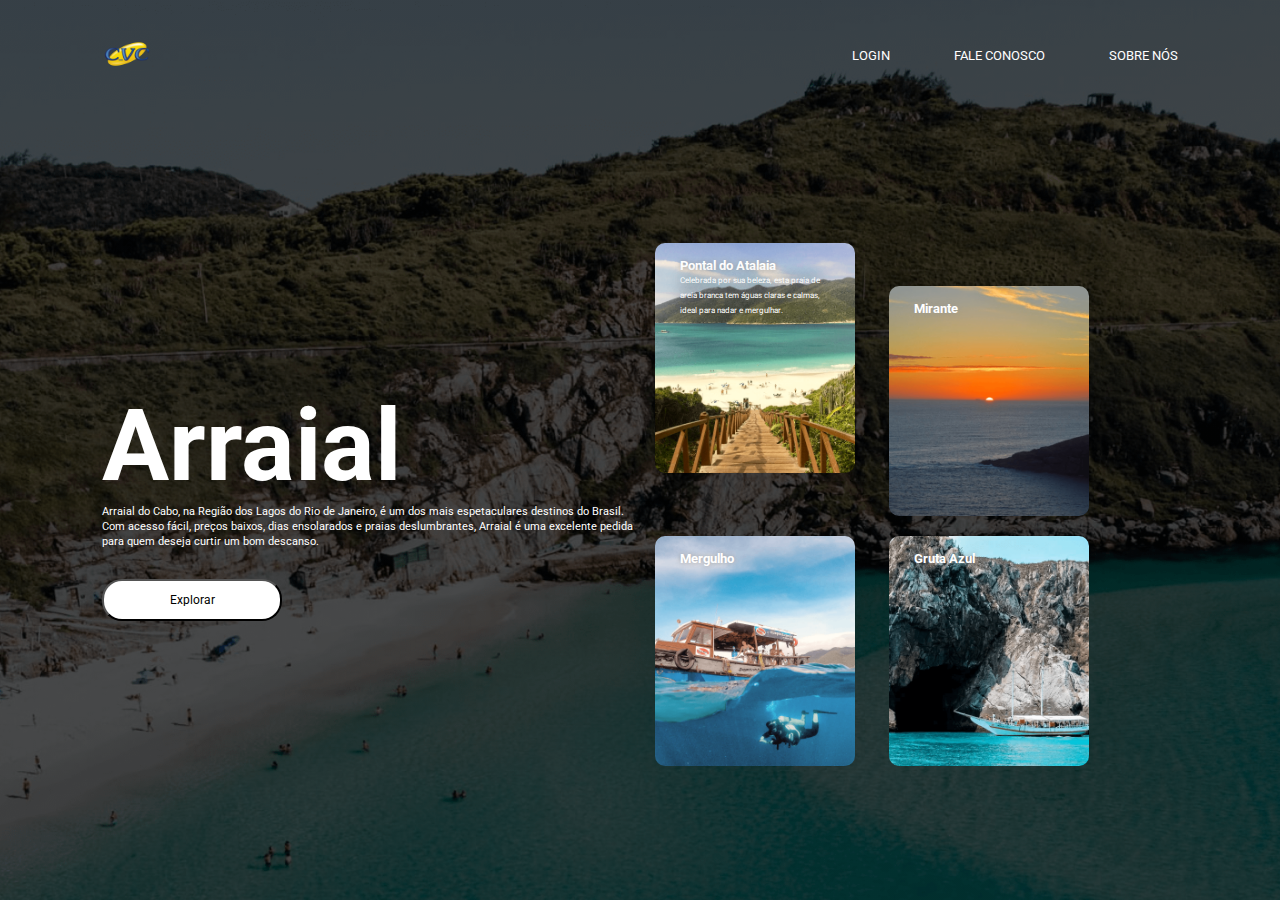
<file: index.html>
<!DOCTYPE html>
<html lang="pt-tb">
<head>
    <meta charset="UTF-8">
    <meta http-equiv="X-UA-Compatible" content="IE=edge">
    <meta name="viewport" content="width=device-width, initial-scale=1.0">
    <title>Avaliaçao </title>

    <link rel="stylesheet" href="style.css">

    <link href="https://fonts.googleapis.com/css2?family=Roboto&display=swap" rel="stylesheet">

</head>
<body>
    
    <div class="container">
        <div class="navbar">
            <img src="images/cvc.png" class="logo" alt="Logo">
            <nav>
                <ul>
                    <li><a href="login.html">LOGIN</a></li>
                    <li><a href="suporte.html">FALE CONOSCO</a></li>
                    <li><a href="sobrenos.html">SOBRE NÓS</a></li>
                </ul>
            </nav>
            
        </div>
    

        <div class="row">
            <div class="col">
                <h1>Arraial</h1>
                <p>Arraial do Cabo, na Região dos Lagos do Rio de Janeiro, é um dos mais espetaculares destinos do Brasil. Com acesso fácil, preços baixos, dias ensolarados e praias deslumbrantes, Arraial é uma excelente pedida para quem deseja curtir um bom descanso.</p>
                <button type="button">Explorar</button>
            </div>
            <div class="col">
                <div class="card card1">
                    <h5>Pontal do Atalaia</h5>
                    <p>Celebrada por sua beleza, esta praia de areia branca tem águas claras e calmas, ideal para nadar e mergulhar.</p>
                </div>
                <div class="card card2">
                    <h5>Mirante</h5>
                    <p></p>
                </div>
                <div class="card card3">
                    <h5>Mergulho</h5>
                    <p></p>
                </div>
                <div class="card card4">
                    <h5>Gruta Azul</h5>
                    <p></p>
                </div>
            </div>
        </div>

    </div>

</body>
</html>
</file>
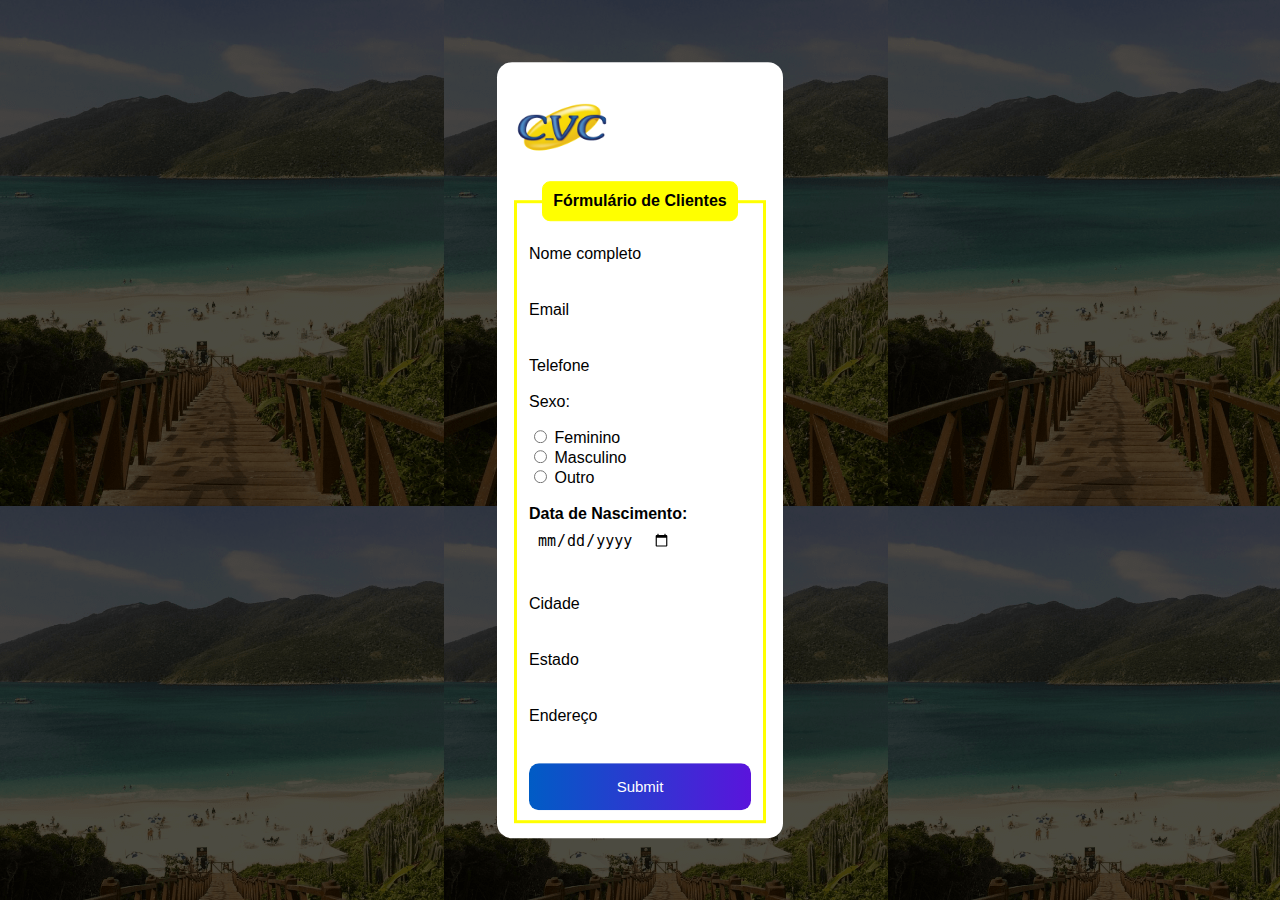
<file: cadstro.html>
<!DOCTYPE html>
<html lang="en">
<head>
    <meta charset="UTF-8">
    <meta http-equiv="X-UA-Compatible" content="IE=edge">
    <meta name="viewport" content="width=device-width, initial-scale=1.0">
    <link rel="stylesheet" href="cadastro.css">
    <title>Formulário</title>
  
</head>
<body>
    <div class="box">
        <a href="index.html">
            <img src="images/cvc.png" class="logo" alt="Logo" >
            </a>
        <form action="">
            <fieldset>
                <legend><b>Fórmulário de Clientes</b></legend>
                <br>
                <div class="inputBox">
                    <input type="text" name="nome" id="nome" class="inputUser" required>
                    <label for="nome" class="labelInput">Nome completo</label>
                </div>
                <br><br>
                <div class="inputBox">
                    <input type="text" name="email" id="email" class="inputUser" required>
                    <label for="email" class="labelInput">Email</label>
                </div>
                <br><br>
                <div class="inputBox">
                    <input type="tel" name="telefone" id="telefone" class="inputUser" required>
                    <label for="telefone" class="labelInput">Telefone</label>
                </div>
                <p>Sexo:</p>
                <input type="radio" id="feminino" name="genero" value="feminino" required>
                <label for="feminino">Feminino</label>
                <br>
                <input type="radio" id="masculino" name="genero" value="masculino" required>
                <label for="masculino">Masculino</label>
                <br>
                <input type="radio" id="outro" name="genero" value="outro" required>
                <label for="outro">Outro</label>
                <br><br>
                <label for="data_nascimento"><b>Data de Nascimento:</b></label>
                <input type="date" name="data_nascimento" id="data_nascimento" required>
                <br><br><br>
                <div class="inputBox">
                    <input type="text" name="cidade" id="cidade" class="inputUser" required>
                    <label for="cidade" class="labelInput">Cidade</label>
                </div>
                <br><br>
                <div class="inputBox">
                    <input type="text" name="estado" id="estado" class="inputUser" required>
                    <label for="estado" class="labelInput">Estado</label>
                </div>
                <br><br>
                <div class="inputBox">
                    <input type="text" name="endereco" id="endereco" class="inputUser" required>
                    <label for="endereco" class="labelInput">Endereço</label>
                </div>
                <br><br>
                <input type="submit" name="submit" id="submit">
            </fieldset>
        </form>
    </div>
</body>
</html>
</file>
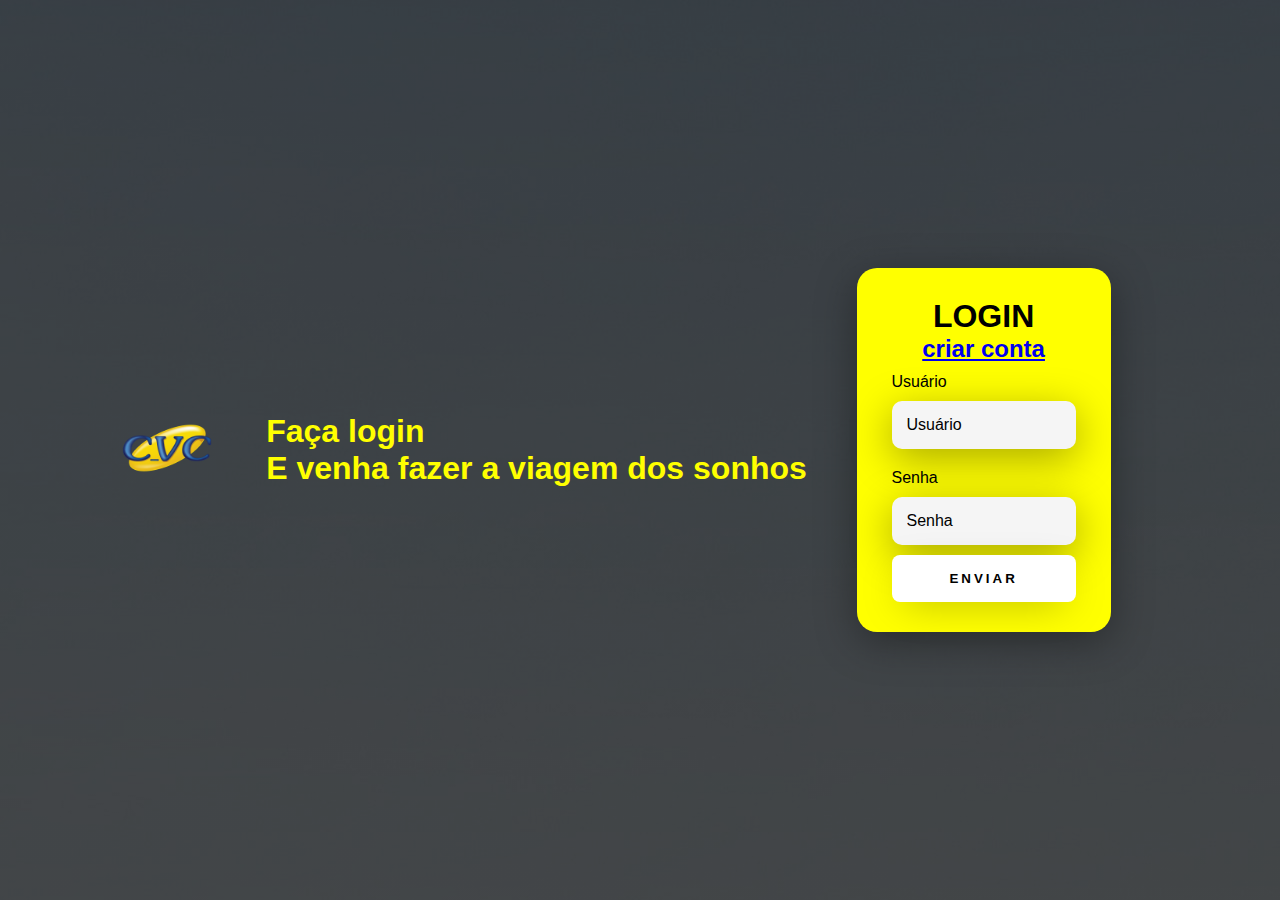
<file: login.html>
<!DOCTYPE html>
<html lang="en">
<head>
    <meta charset="UTF-8">
    <meta http-equiv="X-UA-Compatible" content="IE=edge">
    <meta name="viewport" content="width=device-width, initial-scale=1.0">
    <link rel="stylesheet" href="stylelogin.css">
    <title>login</title>
</head>
<body>
    <div class="main-login">
        <a href="index.html">
        <img src="images/cvc.png" class="logo" alt="Logo" >
        </a>
        <div class="left-login">
            <h1>Faça login<br> E venha fazer a viagem dos sonhos</h1>
        </div>
        <div class="right-login">
            <div class="card-login">
                <h1>LOGIN</h1>
                <h2><a href="cadstro.html">criar conta</a></h2>
                <div class="textfield">
                    <label for="usuario">Usuário</label>
                    <input type="text" name="usuario" placeholder="Usuário">
                </div>
                <div class="textfield">
                    <label for="senha">Senha</label>
                    <input type="password" name="senha" placeholder="Senha">
                </div>
                <button class="btn-login">Enviar</button>
            </div>
        </div>

    </div>
    
</body>
</html>
</file>
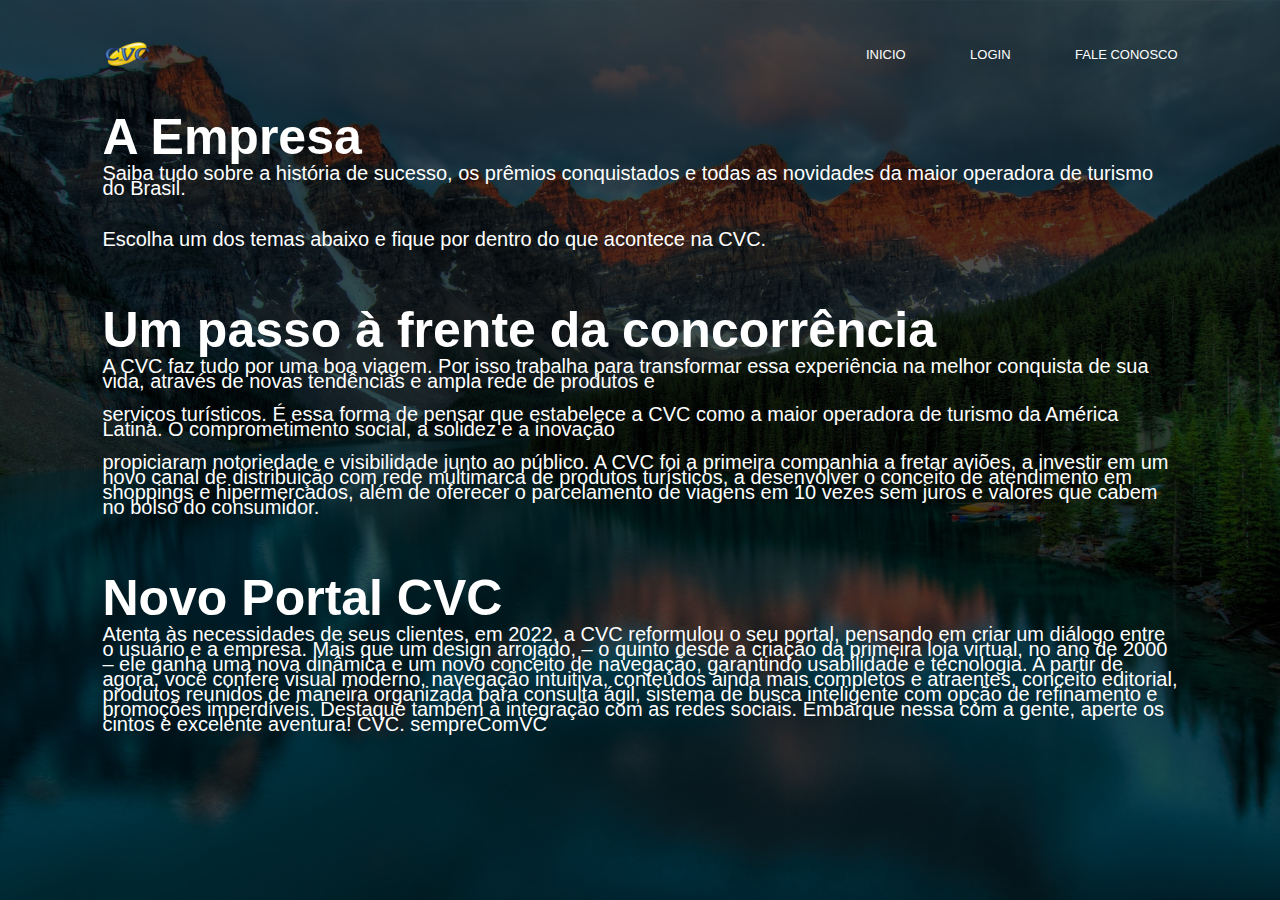
<file: sobrenos.html>
<!DOCTYPE html>
<html lang="en">
<head>
    <meta charset="UTF-8">
    <meta http-equiv="X-UA-Compatible" content="IE=edge">
    <meta name="viewport" content="width=device-width, initial-scale=1.0">
    <link rel="stylesheet" href="sobrenos.css">
    <title>Sobre Nós</title>
</head>
<body>
    <div class="container">
        <div class="navbar">
            <img src="images/cvc.png" class="logo" alt="Logo">
            <nav>
                <ul>
                    <li><a href="index.html">INICIO</a></li>
                    <li><a href="login.html">LOGIN</a></li>
                    <li><a href="suporte.html">FALE CONOSCO</a></li>
                </ul>
            </nav>
            
        </div>
        <div class="texto1">
            <h1>A Empresa</h1>
            <p>Saiba tudo sobre a história de sucesso, os prêmios conquistados e todas as novidades da maior operadora de turismo do Brasil.</p>
            <br><br>
            <p>Escolha um dos temas abaixo e fique por dentro do que acontece na CVC.</p> 
        </div>
        <br><br><br>
        <div class="texto2">
            <h1>Um passo à frente da concorrência</h1>
            <p>A CVC faz tudo por uma boa viagem. Por isso trabalha para transformar essa experiência na melhor conquista de sua vida, através de novas tendências e ampla rede de produtos e </p>
            <br>
            <p>serviços turísticos. É essa forma de pensar que estabelece a CVC como a maior operadora de turismo da América Latina.
                O comprometimento social, a solidez e a inovação </p>
                <br>
            <p>propiciaram notoriedade e visibilidade junto ao público. A CVC foi a primeira companhia a fretar aviões, a investir em um novo canal de distribuição com rede multimarca de produtos turísticos, a desenvolver o conceito de atendimento em shoppings e hipermercados, além de oferecer o parcelamento de viagens em 10 vezes sem juros e valores que cabem no bolso do consumidor.</p>
        </div>
        <br><br><br>
        <div class="texto3">
            <h1>Novo Portal CVC</h1>
            <p>Atenta às necessidades de seus clientes, em 2022, a CVC reformulou o seu portal, pensando em criar um diálogo entre o usuário e a empresa. Mais que um design arrojado, – o quinto desde a criação da primeira loja virtual, no ano de 2000 – ele ganha uma nova dinâmica e um novo conceito de navegação, garantindo usabilidade e tecnologia.
    
                A partir de agora, você confere visual moderno, navegação intuitiva, conteúdos ainda mais completos e atraentes, conceito editorial, produtos reunidos de maneira organizada para consulta ágil, sistema de busca inteligente com opção de refinamento e promoções imperdíveis. Destaque também à integração com as redes sociais.
                
                Embarque nessa com a gente, aperte os cintos e excelente aventura!
                
                CVC. sempreComVC</p>
        </div>
        
    </div>

    
</body>
</html>
</file>
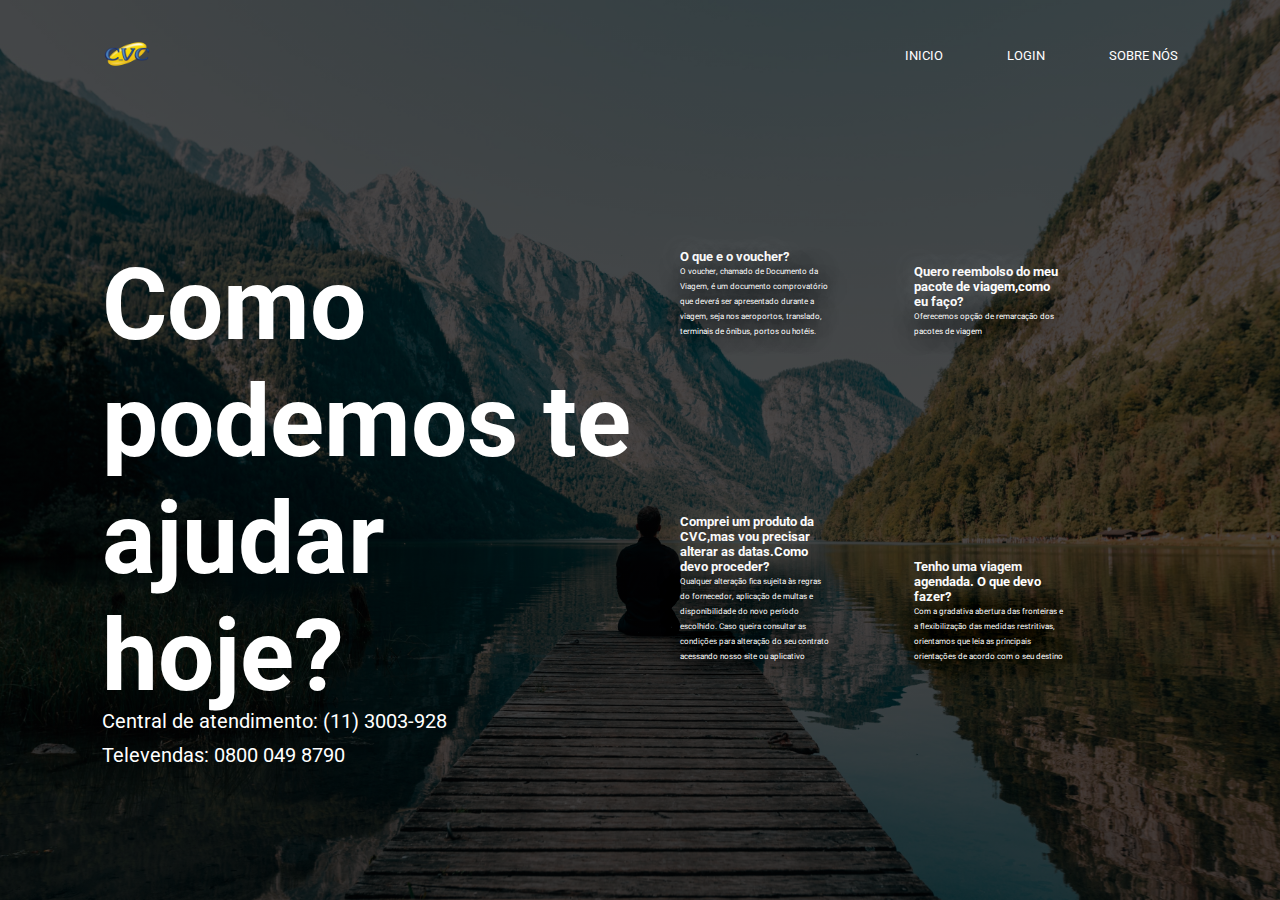
<file: suporte.html>
<!DOCTYPE html>
<html lang="pt-tb">
<head>
    <meta charset="UTF-8">
    <meta http-equiv="X-UA-Compatible" content="IE=edge">
    <meta name="viewport" content="width=device-width, initial-scale=1.0">
    <title>Avaliaçao </title>

    <link rel="stylesheet" href="suporte.css">

    <link href="https://fonts.googleapis.com/css2?family=Roboto&display=swap" rel="stylesheet">

</head>
<body>
    
    <div class="container">
        <div class="navbar">
            <img src="images/cvc.png" class="logo" alt="Logo">
            <nav>
                <ul>
                    <li><a href="index.html">INICIO</a></li>
                    <li><a href="login.html">LOGIN</a></li>
                    <li><a href="sobrenos.html">SOBRE NÓS</a></li>
                </ul>
            </nav>
            
        </div>
        <div class="row">
            <div class="col">
                <h1>Como podemos te ajudar hoje?</h1>
                <p>Central de atendimento: (11) 3003-928</p>
                <br>
                <p>Televendas: 0800 049 8790</p>
            
            </div>
            <div class="col">
                <div class="card card1">
                    <h5>O que e o voucher?</h5>
                    <p>O voucher, chamado de Documento da Viagem, é um documento comprovatório que deverá ser apresentado durante a viagem, seja nos aeroportos, translado, terminais de ônibus, portos ou hotéis. 

                    </p>
                </div>
                <div class="card card2">
                    <h5>Quero reembolso do meu pacote de viagem,como eu faço?</h5>
                    <p>Oferecemos opção de remarcação dos pacotes de viagem</p>
                </div>
                <div class="card card3">
                    <h5>Comprei um produto da CVC,mas vou precisar alterar as datas.Como devo proceder?</h5>
                    <p>Qualquer alteração fica sujeita às regras do fornecedor, aplicação de multas e disponibilidade do novo período escolhido. Caso queira consultar as condições para alteração do seu contrato acessando nosso site ou aplicativo </p>
                </div>
                <div class="card card4">
                    <h5>Tenho uma viagem agendada. O que devo fazer?</h5>
                    <p>Com a gradativa abertura das fronteiras e a flexibilização das medidas restritivas, orientamos que leia as principais orientações de acordo com o seu destino</p>
                </div>
            </div>
        </div>

    </div>

</body>
</html>
</file>
<file: style.css>
@charset "UTF-8";

* {
    margin: 0;
    padding: 0;
    font-family: 'Roboto', sans-serif;
}

.container {
    width: 100%;
    height: 100vh; 
    background-image: linear-gradient(rgba(0,0,0,0.7), rgba(0,0,0,0.7)), url(images/background.png);
    background-position: center;
    background-size: cover;
    padding-left: 8%;
    padding-right: 8%;
    box-sizing: border-box;
}

.navbar {
    height: 12%;
    display: flex;
    align-items: center;
}

.logo {
    width: 50px;
    cursor: pointer;
}

.menu-icon {
    width: 30px;
    cursor: pointer;
    margin-left: 40px;
}

nav {
    flex: 1;
    text-align: right;
}

nav ul li {
    list-style: none;
    display: inline-block;
    margin-left: 60px;
}

nav ul li a {
    text-decoration: none;
    color: #fff;
    font-size: 13px;
}

.row {
    display: flex;
    height: 88%;
    align-items: center;
}

.col {
    flex-basis: 50%;
}

h1 {
    color: #fff;
    font-size: 100px;
}

p {
    color: #fff;
    font-size: 11px;
    line-height: 15px;
}

button {
    width: 180px;
    color: #000;
    font-size: 12px;
    padding: 12px 0;
    background: #fff;
    border-radius: 20px;
    outline: none;
    margin-top: 30px;
}

.card {
    width: 200px;
    height: 230px;
    display: inline-block;
    border-radius: 10px;
    padding: 15px 25px;
    box-sizing: border-box;
    cursor: pointer;
    margin: 10px 15px;
    transition: transform 0.5s;
    background-position: center;
    background-size: cover;
}

.card1 {
    background-image: url(images/img-1.png);
}
.card2 {
    background-image: url(images/img-2.png);
}
.card3 {
    background-image: url(images/img-3.png);
}
.card4 {
    background-image: url(images/img-4.png);
}

.card:hover {
    transform: translateY(-10px);
}

h5 {
    color: #fff;
    text-shadow: 0 0 5px #999;
}

.card p {
    text-shadow: 0 0 15px #000;
    font-size: 8px;
}
</file>
<file: cadastro.css>
body{
    font-family: Arial, Helvetica, sans-serif;
    background-image: linear-gradient(rgba(0,0,0,0.7), rgba(0,0,0,0.7)), url(images/img-1.png);
}
.box{
    color:black;
    position: absolute;
    top: 50%;
    left: 50%;
    transform: translate(-50%,-50%);
    background-color: white;
    padding: 15px;
    border-radius: 15px;
    width: 20%;
}

.logo {
    width: 100px;
    cursor: pointer;
}

fieldset{
    border: 3px solid yellow;
}
legend{
    border: 1px solid yellow;
    padding: 10px;
    text-align: center;
    background-color: yellow;
    border-radius: 8px;
}
.inputBox{
    position: relative;
}
.inputUser{
    background: none;
    border: none;
    border-bottom: 1px solid white;
    outline: none;
    color: black;
    font-size: 15px;
    width: 100%;
    letter-spacing: 2px;
}
.labelInput{
    position: absolute;
    top: 0px;
    left: 0px;
    pointer-events: none;
    transition: .5s;
}
.inputUser:focus ~ .labelInput,
.inputUser:valid ~ .labelInput{
    top: -20px;
    font-size: 12px;
    color: dodgerblue;
}
#data_nascimento{
    border: none;
    padding: 8px;
    border-radius: 10px;
    outline: none;
    font-size: 15px;
}
#submit{
    background-image: linear-gradient(to right,rgb(0, 92, 197), rgb(90, 20, 220));
    width: 100%;
    border: none;
    padding: 15px;
    color: white;
    font-size: 15px;
    cursor: pointer;
    border-radius: 10px;
}
#submit:hover{
    background-image: linear-gradient(to right,rgb(0, 80, 172), rgb(80, 19, 195));
}
</file>
<file: stylelogin.css>
@charset "UTF-8";

* {
    margin: 0;
    padding: 0;
    font-family: 'Roboto', sans-serif;
}

.main-login{
    width: 100vw;
    height: 100vh;
    background-image: linear-gradient(rgba(0,0,0,0.7), rgba(0,0,0,0.7)), url(images/login.jpg);
    display: flex;
    justify-content: center;
    align-items: center;
}

.logo {
    width: 100px;
    cursor: pointer;
}

.left-login{
    width: 50vw;
    height: 100vh;
    display: flex;
    justify-content: center;
    align-items: center; 
    flex-direction: column;
}

.left-login >h1{
    color: yellow;
}

.rigth-login{
    width: 50vw;
    height: 100vh;
    display: flex;
    justify-content: center;
    align-items: center; 
}

.card-login{
    width: 60%;
    display: flex;
    justify-content: center;
    align-items: center;
    flex-direction: column;
    padding: 30px 35px;
    background: yellow;
    border-radius: 20px;
    box-shadow: 0px 10px 40px #00000056;
}

.card-login > h1{
    color: black;
    font-weight: 800;
    margin: 0;
}

.textfield{
    width: 100%;
    display: flex;
    flex-direction: column;
    align-items: flex-start;
    justify-content: center;
    margin: 10px 0px;
}

.textfield > input{
    width: 100%;
    border: none;
    border-radius: 10px;
    padding: 15px;
    background: whitesmoke;
    color: black;
    font-size: 12pt;
    box-shadow: 0px 10px 40px #00000056;
    box-sizing: border-box;
}

.textfield > label{
    margin-bottom: 10px;
}

.textfield > input::placeholder{
    color: black;
}

.btn-login{
    width: 100%;
    padding: 16px 0px;
    border: none;
    border-radius: 8px;
    outline: none;
    text-transform: uppercase;
    font-weight: 800;
    letter-spacing: 3px;
    color: black;
    background: white;
    cursor: pointer;
    box-shadow: 0px 10px 40px -12px #00000056;
}
</file>
<file: sobrenos.css>
@charset "UTF-8";

* {
    margin: 0;
    padding: 0;
    font-family: 'Roboto', sans-serif;
}

.container {
    width: 100%;
    height: 100vh; 
    background-image: linear-gradient(rgba(0,0,0,0.7), rgba(0,0,0,0.7)), url(images/fale\ conosco.jpg);
    background-position: center;
    background-size: cover;
    padding-left: 8%;
    padding-right: 8%;
    box-sizing: border-box;
}

.navbar {
    height: 12%;
    display: flex;
    align-items: center;
}

.logo {
    width: 50px;
    cursor: pointer;
}

.menu-icon {
    width: 30px;
    cursor: pointer;
    margin-left: 40px;
}

nav {
    flex: 1;
    text-align: right;
}

nav ul li {
    list-style: none;
    display: inline-block;
    margin-left: 60px;
}

nav ul li a {
    text-decoration: none;
    color: #fff;
    font-size: 13px;
}



h1 {
    color: #fff;
    font-size: 50px;
}

p {
    color: #fff;
    font-size: 20px;
    line-height: 15px;
}
</file>
<file: suporte.css>
* {
    margin: 0;
    padding: 0;
    font-family: 'Roboto', sans-serif;
}

.container {
    width: 100%;
    height: 100vh; 
    background-image: linear-gradient(rgba(0,0,0,0.7), rgba(0,0,0,0.7)), url(images/suporte.jpg);
    background-position: center;
    background-size: cover;
    padding-left: 8%;
    padding-right: 8%;
    box-sizing: border-box;
}

.navbar {
    height: 12%;
    display: flex;
    align-items: center;
}

.logo {
    width: 50px;
    cursor: pointer;
}

.menu-icon {
    width: 30px;
    cursor: pointer;
    margin-left: 40px;
}

nav {
    flex: 1;
    text-align: right;
}

nav ul li {
    list-style: none;
    display: inline-block;
    margin-left: 60px;
}

nav ul li a {
    text-decoration: none;
    color: #fff;
    font-size: 13px;
}

.row {
    display: flex;
    height: 88%;
    align-items: center;
}

.col {
    flex-basis: 50%;
}

h1 {
    color: #fff;
    font-size: 100px;
}

p {
    color: #fff;
    font-size: 20px;
    line-height: 15px;
}

button {
    width: 180px;
    color: #000;
    font-size: 12px;
    padding: 12px 0;
    background: #fff;
    border-radius: 20px;
    outline: none;
    margin-top: 30px;
}

.card {
    width: 200px;
    height: 230px;
    display: inline-block;
    border-radius: 10px;
    padding: 15px 25px;
    box-sizing: border-box;
    cursor: pointer;
    margin: 10px 15px;
    transition: transform 0.5s;
    background-position: center;
    background-size: cover;
}



.card:hover {
    transform: translateY(-5px);
}

h5 {
    color: #fff;
    text-shadow: 0 0 30px #999;
}

.card p {
    text-shadow: 0 0 30px #000;
    font-size: 8px;
}
</file>
